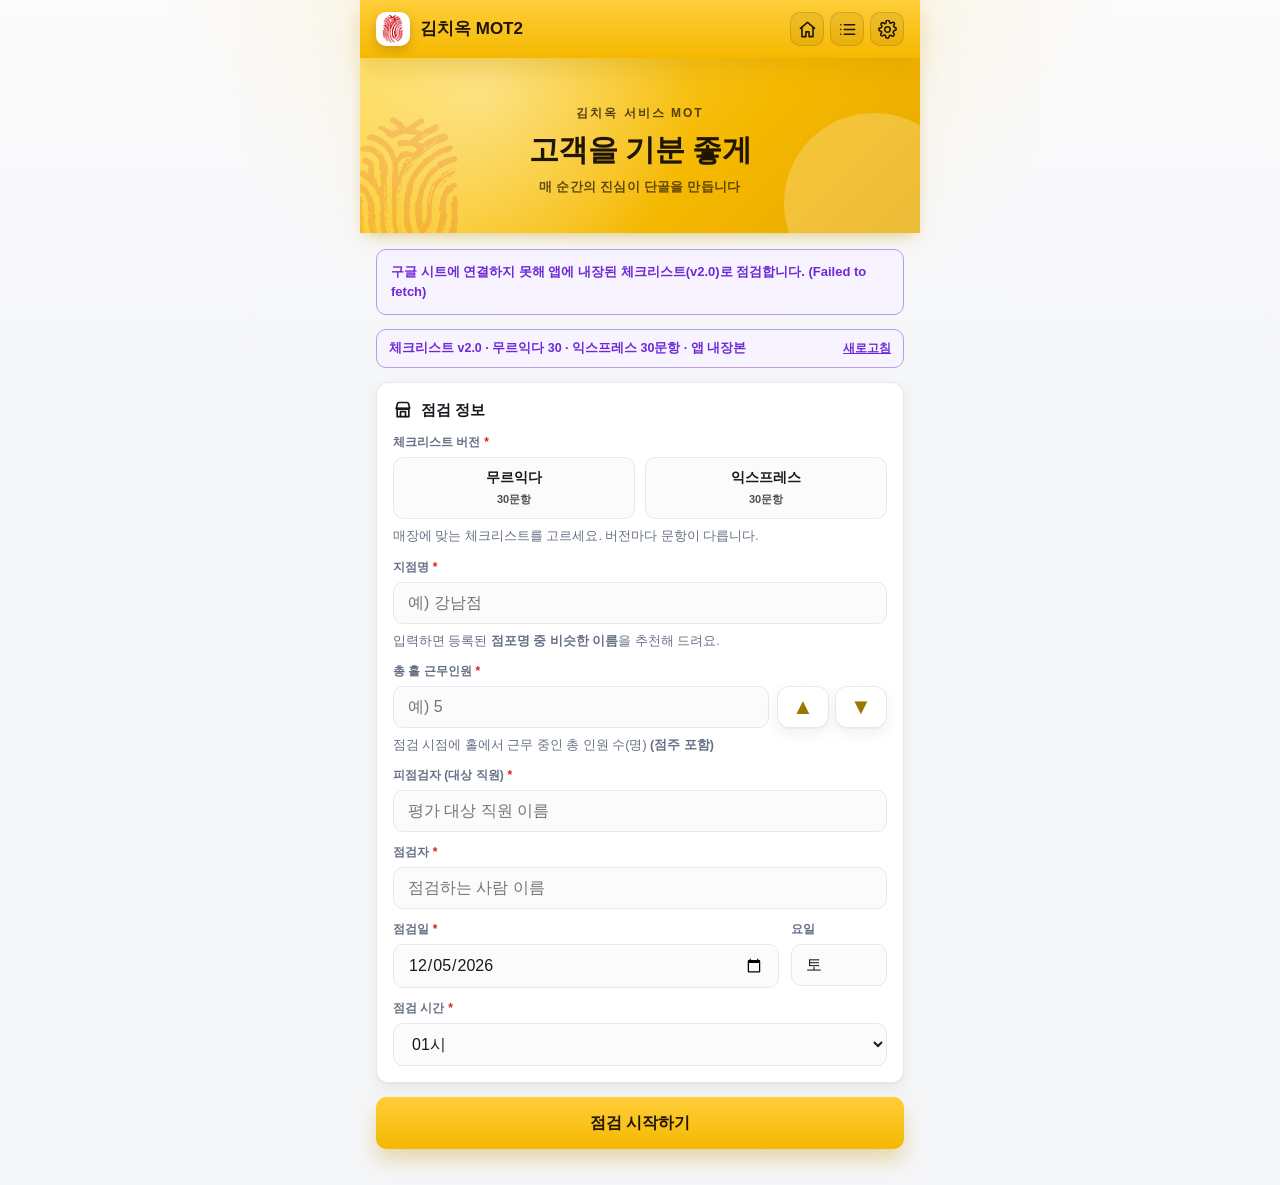
<file: index.html>
<!DOCTYPE html>
<html lang="ko">
<head>
<meta charset="UTF-8" />
<meta name="viewport" content="width=device-width, initial-scale=1.0, maximum-scale=1.0, user-scalable=no, viewport-fit=cover" />
<meta name="theme-color" content="#F5B800" />
<meta name="mobile-web-app-capable" content="yes" />
<meta name="apple-mobile-web-app-capable" content="yes" />
<meta name="apple-mobile-web-app-status-bar-style" content="default" />
<meta name="apple-mobile-web-app-title" content="김치옥 MOT2" />
<title>김치옥 MOT2</title>
<link rel="manifest" href="manifest.webmanifest" />
<link rel="icon" type="image/png" sizes="192x192" href="assets/app-icon-192.png" />
<link rel="apple-touch-icon" href="assets/apple-touch-icon.png" />
<!-- ?v= 는 브라우저 캐시를 갱신하기 위한 표시입니다.
     ⚠️ 코드를 고쳐 배포할 때마다 아래 모든 v 값을 새 버전으로 함께 바꿔 주세요.
        (바꾸지 않으면 직원 휴대폰이 예전 파일을 계속 쓸 수 있습니다) -->
<link rel="stylesheet" href="css/app.css?v=2.0.4" />
</head>
<body>

<svg aria-hidden="true" style="position:absolute;width:0;height:0;overflow:hidden">
  <symbol id="i-home" viewBox="0 0 24 24"><path d="M3 10.5 12 3l9 7.5"/><path d="M5 9.5V21h5v-6h4v6h5V9.5"/></symbol>
  <symbol id="i-list" viewBox="0 0 24 24"><path d="M8 6h13M8 12h13M8 18h13"/><path d="M3.5 6h.01M3.5 12h.01M3.5 18h.01"/></symbol>
  <symbol id="i-settings" viewBox="0 0 24 24"><path d="M12 15.5a3.5 3.5 0 1 0 0-7 3.5 3.5 0 0 0 0 7Z"/><path d="M19.4 15a1.8 1.8 0 0 0 .36 1.98l.05.05a2 2 0 1 1-2.83 2.83l-.05-.05a1.8 1.8 0 0 0-1.98-.36 1.8 1.8 0 0 0-1.09 1.65V21a2 2 0 1 1-4 0v-.1a1.8 1.8 0 0 0-1.09-1.65 1.8 1.8 0 0 0-1.98.36l-.05.05a2 2 0 1 1-2.83-2.83l.05-.05A1.8 1.8 0 0 0 4.6 15a1.8 1.8 0 0 0-1.65-1.09H3a2 2 0 1 1 0-4h.1A1.8 1.8 0 0 0 4.75 8.8a1.8 1.8 0 0 0-.36-1.98l-.05-.05a2 2 0 1 1 2.83-2.83l.05.05a1.8 1.8 0 0 0 1.98.36A1.8 1.8 0 0 0 10.3 2.7V2a2 2 0 1 1 4 0v.1a1.8 1.8 0 0 0 1.09 1.65 1.8 1.8 0 0 0 1.98-.36l.05-.05a2 2 0 1 1 2.83 2.83l-.05.05a1.8 1.8 0 0 0-.36 1.98c.3.66.93 1.1 1.65 1.1H21a2 2 0 1 1 0 4h-.1A1.8 1.8 0 0 0 19.4 15Z"/></symbol>
  <symbol id="i-store" viewBox="0 0 24 24"><path d="M4 10h16l-1.2-5.2A2.3 2.3 0 0 0 16.6 3H7.4a2.3 2.3 0 0 0-2.2 1.8L4 10Z"/><path d="M5 10v10h14V10"/><path d="M9 20v-6h6v6"/><path d="M4 10c.5 1.4 2.5 1.4 3 0 .5 1.4 2.5 1.4 3 0 .5 1.4 2.5 1.4 3 0 .5 1.4 2.5 1.4 3 0 .5 1.4 2.5 1.4 3 0"/></symbol>
  <symbol id="i-shield" viewBox="0 0 24 24"><path d="M12 3 5 6v5.5c0 4.2 2.8 7.8 7 9.5 4.2-1.7 7-5.3 7-9.5V6l-7-3Z"/><path d="m9.5 12 1.8 1.8 3.7-4"/></symbol>
  <symbol id="i-result" viewBox="0 0 24 24"><path d="M4 19V5"/><path d="M8 17V9"/><path d="M12 17V7"/><path d="M16 17v-5"/><path d="M20 17v-3"/><path d="M3 19h18"/></symbol>
  <symbol id="i-send" viewBox="0 0 24 24"><path d="m22 2-7 20-4-9-9-4 20-7Z"/><path d="M22 2 11 13"/></symbol>
  <symbol id="i-download" viewBox="0 0 24 24"><path d="M12 3v12"/><path d="m7 10 5 5 5-5"/><path d="M5 21h14"/></symbol>
  <symbol id="i-note" viewBox="0 0 24 24"><path d="M6 3h9l3 3v15H6V3Z"/><path d="M14 3v4h4"/><path d="M8.5 12h7M8.5 16h5"/></symbol>
  <symbol id="i-alert" viewBox="0 0 24 24"><path d="M12 3 2.8 20h18.4L12 3Z"/><path d="M12 9v5"/><path d="M12 17.5h.01"/></symbol>
  <symbol id="i-refresh" viewBox="0 0 24 24"><path d="M20 11.5A8 8 0 1 1 17.7 6"/><path d="M20 3.5v5h-5"/></symbol>
  <symbol id="i-people" viewBox="0 0 24 24"><path d="M16 20v-1.5a4 4 0 0 0-4-4H6a4 4 0 0 0-4 4V20"/><path d="M9 10.5a3.5 3.5 0 1 0 0-7 3.5 3.5 0 0 0 0 7Z"/><path d="M22 20v-1.5a4 4 0 0 0-3-3.87"/><path d="M16 3.6a4 4 0 0 1 0 7.75"/></symbol>
</svg>

<div class="app">
  <div class="appbar" id="appbar">
    <button class="back" id="backBtn">‹</button>
    <div class="bar-brand">
      <img class="bar-logo" src="assets/kimchiok-mark.png" alt="김치옥" />
      <h1 id="barTitle">김치옥 MOT2</h1>
    </div>
    <div class="app-actions" aria-label="상단 메뉴">
      <button class="icon-btn" data-go="home" title="홈"><span class="icon"><svg><use href="#i-home"></use></svg></span></button>
      <button class="icon-btn" data-go="history" title="점검 이력"><span class="icon"><svg><use href="#i-list"></use></svg></span></button>
      <button class="icon-btn" data-go="settings" title="설정"><span class="icon"><svg><use href="#i-settings"></use></svg></span></button>
    </div>
  </div>

  <!-- ================= 홈 ================= -->
  <section class="screen active" id="screen-home">
    <div class="inapp-warn" id="inappWarn" style="display:none;">
      <span class="ttl">⚠️ 메신저 안에서 열렸어요</span>
      카카오톡 등 메신저 인앱 브라우저에서는 <b>앱 설치가 안 되고, 앱이 제대로 동작하지 않을 수 있어요.</b>
      아래 버튼으로 <b>기본 브라우저(Chrome·Safari)</b>에서 열어주세요.
      <button class="btn" id="openExternalBtn">기본 브라우저로 열기</button>
      <div class="inapp-warn-ios" id="inappWarnIos" style="display:none;">아이폰은 화면 <b>오른쪽 아래(또는 위) 메뉴 → 'Safari로 열기'</b>를 눌러도 돼요.</div>
    </div>
    <div class="hero">
      <span class="hero-eyebrow">김치옥 서비스 MOT</span>
      <h2 class="hero-title">고객을 기분 좋게</h2>
      <p class="hero-sub">매 순간의 진심이 단골을 만듭니다</p>
    </div>

    <div id="homeNotice"></div>
    <div id="editBanner"></div>
    <div class="cl-badge" id="clBadge">체크리스트 불러오는 중…</div>

    <div class="card">
      <h2 class="card-title"><span class="icon"><svg><use href="#i-store"></use></svg></span>점검 정보</h2>
      <label class="field"><span>체크리스트 버전 <i class="req">*</i></span>
        <div class="radio-row" id="f-version"></div>
        <div class="hint" id="versionHint">매장에 맞는 체크리스트를 고르세요. 버전마다 문항이 다릅니다.</div></label>
      <label class="field"><span>지점명 <i class="req">*</i></span>
        <input type="text" id="f-store" placeholder="예) 강남점" autocomplete="off" />
        <div id="storeSuggest" class="store-suggest" style="display:none;"></div>
        <div class="hint">입력하면 등록된 <b>점포명 중 비슷한 이름</b>을 추천해 드려요.</div></label>
      <label class="field"><span>총 홀 근무인원 <i class="req">*</i></span>
        <div class="num-row">
          <input type="number" id="f-staff" class="no-spin" min="0" max="99" inputmode="numeric" placeholder="예) 5" autocomplete="off" />
          <div class="num-step">
            <button type="button" class="num-btn" id="staffUp" aria-label="1 증가">▲</button>
            <button type="button" class="num-btn" id="staffDown" aria-label="1 감소">▼</button>
          </div>
        </div>
        <div class="hint">점검 시점에 홀에서 근무 중인 총 인원 수(명) <b>(점주 포함)</b></div></label>
      <label class="field"><span>피점검자 (대상 직원) <i class="req">*</i></span>
        <input type="text" id="f-target" placeholder="평가 대상 직원 이름" autocomplete="off" /></label>
      <label class="field"><span>점검자 <i class="req">*</i></span>
        <input type="text" id="f-inspector" placeholder="점검하는 사람 이름" autocomplete="off" /></label>
      <div class="btn-row" style="gap:12px;">
        <label class="field" style="flex:1;"><span>점검일 <i class="req">*</i></span>
          <input type="date" id="f-date" /></label>
        <label class="field" style="flex:0 0 96px;"><span>요일</span>
          <input type="text" id="f-weekday" readonly /></label>
      </div>
      <label class="field" style="margin-bottom:0;"><span>점검 시간 <i class="req">*</i></span>
        <select id="f-time"></select></label>
    </div>

    <button class="btn" id="startBtn">점검 시작하기</button>
    <p class="hint" id="resumeHint" style="display:none; text-align:center;"></p>
  </section>

  <!-- ================= 점검 ================= -->
  <section class="screen" id="screen-check">
    <div class="check-sticky">
      <div class="progress-wrap">
        <div class="progress-bar"><i id="progFill"></i></div>
        <div class="progress-meta"><span id="progText">0 / 0 항목</span><span id="progStore"></span></div>
      </div>
      <div class="stagenav" id="stagenav"></div>
    </div>
    <div id="itemList"></div>
    <div class="check-summary" id="checkSummary"></div>
    <button class="btn" id="toRulesBtn"><span class="icon"><svg><use href="#i-shield"></use></svg></span>절대 금지 10계명 점검 →</button>
    <p class="hint" style="text-align:center;">
      점검할 수 없었던 항목은 <b>해당없음</b>으로 표시하세요.
      <b>상황발생시</b> 문항은 그 상황이 실제로 있었을 때만 <b>발생함</b>으로 바꿔 판정하면 됩니다.</p>
  </section>

  <!-- ================= 10계명 ================= -->
  <section class="screen" id="screen-rules">
    <div class="card" style="background:var(--bad-bg); border-color:var(--bad);">
      <h2 style="margin:0;">🚫 절대 금지 행동 10계명</h2>
      <p class="hint" style="margin-top:6px;" id="ruleIntro">발생한 항목만 켜세요. 세부사항을 반드시 기록해 주세요.</p>
    </div>
    <div id="ruleList"></div>
    <label id="rulesAckRow" style="display:flex; align-items:center; gap:10px; padding:14px; margin-top:4px; background:var(--card); border:1px solid var(--line); border-radius:12px; cursor:pointer; font-weight:700;">
      <input type="checkbox" id="rulesAck" style="width:20px; height:20px; flex:none;" />
      <span>위 <b>10계명</b>을 모두 확인했습니다.</span>
    </label>
    <div class="check-summary" id="ruleSummary"></div>
    <div class="btn-row" style="margin-top:8px;">
      <button class="btn ghost" id="backToCheck">← 체크리스트</button>
      <button class="btn" id="toResultBtn" disabled><span class="icon"><svg><use href="#i-result"></use></svg></span>결과 보기 →</button>
    </div>
  </section>

  <!-- ================= 결과 ================= -->
  <section class="screen" id="screen-result">
    <div class="card score-card">
      <div class="score-num" id="r-score">0<small> / 100</small></div>
      <div class="grade" id="r-grade">-</div>
      <p class="cap-note" id="r-capnote" style="display:none;"></p>
      <div class="stat-row">
        <div class="stat"><b id="r-ok" style="color:var(--ok)">0</b><span>○ 이행</span></div>
        <div class="stat"><b id="r-tri" style="color:var(--warn)">0</b><span>△ 미흡</span></div>
        <div class="stat"><b id="r-x" style="color:var(--bad)">0</b><span>✕ 불이행</span></div>
        <div class="stat"><b id="r-na" style="color:var(--sub)">0</b><span>해당없음</span></div>
      </div>
      <div class="calc-line" id="r-calc"></div>
      <div class="rate-box" id="r-rate"></div>
      <div id="r-recheck"></div>
    </div>

    <div class="card">
      <h2 class="card-title"><span class="icon"><svg><use href="#i-people"></use></svg></span>개인 · 매장공통</h2>
      <div class="split-row" id="r-split"></div>
      <p class="hint" style="margin-bottom:0;">매장공통 항목은 홀 전체가 함께 만드는 장면입니다. 점수가 낮으면 개인 교육보다 <b>매장 운영 방식</b>을 먼저 살펴보세요.</p>
    </div>

    <div class="card">
      <h2 class="card-title"><span class="icon"><svg><use href="#i-result"></use></svg></span>단계별 점수</h2>
      <div id="r-stages"></div>
      <div id="r-penalty"></div>
    </div>

    <div class="card" id="r-deduct-card" style="display:none;">
      <h2 class="card-title"><span class="icon"><svg><use href="#i-alert"></use></svg></span>점수가 깎인 항목</h2>
      <ul class="bd-list" id="r-deducts"></ul>
    </div>

    <div class="card">
      <h2 class="card-title"><span class="icon"><svg><use href="#i-note"></use></svg></span>종합 코멘트</h2>
      <textarea id="r-comment" rows="3" placeholder="점검 총평, 개선 요청 사항 등을 적어 주세요"></textarea>
    </div>

    <button class="btn" id="sendBtn"><span class="icon"><svg><use href="#i-send"></use></svg></span>구글 시트로 결과 전송</button>
    <p class="hint" id="sendHint" style="text-align:center;"></p>
    <div class="result-actions">
      <button class="btn secondary" id="csvBtn"><span class="icon"><svg><use href="#i-download"></use></svg></span>CSV 저장</button>
      <button class="btn secondary" id="finishBtn"><span class="icon"><svg><use href="#i-home"></use></svg></span>저장하고 처음으로</button>
    </div>
  </section>

  <!-- ================= 이력 ================= -->
  <section class="screen" id="screen-history">
    <button class="btn secondary" id="onlineHistBtn" style="margin-bottom:12px;">🌐 온라인 점검이력 확인 (구글 시트)</button>
    <div id="onlineHistList" style="display:none;">
      <input type="text" id="onlineSearch" placeholder="🔍 매장명 검색" autocomplete="off" style="margin-bottom:10px;" />
      <div id="onlineHistItems"></div>
    </div>
    <div id="histList"></div>
  </section>

  <!-- ================= 설정 ================= -->
  <section class="screen" id="screen-settings">
    <div class="card">
      <h2 class="card-title"><span class="icon"><svg><use href="#i-home"></use></svg></span>스마트폰·PC에 설치</h2>
      <p class="hint" style="margin-top:0;">이 점검 앱을 <b>스마트폰이나 PC에 설치</b>하면 일반 앱처럼 아이콘으로 바로 실행할 수 있습니다.</p>
      <button class="btn" id="installBtn" style="margin-top:12px;"><span class="icon"><svg><use href="#i-home"></use></svg></span>설치하기</button>
      <div class="hint safe-note">
        🔒 <b>안심하고 설치하세요.</b> 이 앱은 별도의 프로그램을 내려받는 것이 아니라, <b>웹페이지를 아이콘처럼 등록</b>하는 방식입니다.
        스마트폰·PC에 접근하거나 개인정보를 수집하지 않으며, 점검 기록은 <b>이 기기와 회사 구글 시트에만</b> 저장됩니다.
        언제든 아이콘을 삭제하면 완전히 제거됩니다.
      </div>
      <div class="hint shortcut-guide" id="shortcutGuide">
        ⚠️ <b>카카오톡·메신저로 받은 링크</b>는 먼저 <b>Chrome / Safari로 열기</b> 후 진행하세요. (메신저 인앱 브라우저는 설치가 제한됩니다)<br>
        <b>iPhone Safari</b>: 공유 버튼 → 홈 화면에 추가<br>
        <b>Android Chrome</b>: 오른쪽 위 메뉴 → 앱 설치<br>
        <b>PC Chrome·Edge</b>: 주소창 오른쪽 <b>설치 아이콘</b>(⊕) 클릭<br>
        브라우저가 자동 설치를 지원하면 위의 <b>설치하기</b> 버튼으로 바로 설치할 수 있습니다.
      </div>
    </div>
    <div class="card">
      <h2 class="card-title"><span class="icon"><svg><use href="#i-note"></use></svg></span>점검 화면</h2>
      <label class="switch-row">
        <input type="checkbox" id="s-critFold" />
        <span><b>판정 기준을 접어 두기</b><br>
          <span class="hint" style="margin:0;">끄면 문항마다 이행·미흡·불이행 기준이 항상 펼쳐진 채로 보입니다. (기본: 펼침)</span></span>
      </label>
    </div>
    <div class="card">
      <h2 class="card-title"><span class="icon"><svg><use href="#i-list"></use></svg></span>체크리스트</h2>
      <div class="cl-badge" id="clBadge2" style="margin-bottom:12px;">-</div>
      <button class="btn secondary btn-sm" id="reloadClBtn"><span class="icon"><svg><use href="#i-refresh"></use></svg></span>구글 시트에서 다시 불러오기</button>
      <p class="hint">문항·배점·판정 기준은 모두 구글 시트에서 관리합니다. 시트를 고친 뒤 이 버튼을 누르면 즉시 반영됩니다.</p>
      <p class="hint" id="clSheetLink"></p>
    </div>
    <div class="card">
      <h2 class="card-title"><span class="icon"><svg><use href="#i-settings"></use></svg></span>구글 시트 연동</h2>
      <label class="field"><span>Apps Script 배포 URL</span>
        <input type="text" id="s-url" placeholder="https://script.google.com/macros/s/.../exec" autocomplete="off" /></label>
      <div class="btn-row">
        <button class="btn secondary btn-sm" id="saveUrlBtn">저장</button>
        <button class="btn secondary btn-sm" id="testUrlBtn">연결 확인</button>
      </div>
      <p class="hint" id="urlHint">결과 시트 <b>MOT_김치옥_점검결과_V2</b>에 붙인 Apps Script의 배포 주소(.../exec)를 입력하세요.</p>
      <p class="hint" id="resultSheetLink"></p>
    </div>
    <div class="card">
      <h2 class="card-title"><span class="icon"><svg><use href="#i-home"></use></svg></span>앱 정보</h2>
      <p class="hint" style="margin-top:0;">버전 <b id="s-version">-</b> · <button class="crit-toggle" id="openChangelog" style="margin:0;">변경 이력 보기</button></p>
      <button class="btn secondary btn-sm" id="updateAppBtn" style="margin-top:8px;"><span class="icon"><svg><use href="#i-refresh"></use></svg></span>앱 최신 버전 받기</button>
      <p class="hint">화면이 예전 그대로이거나 이상하게 보일 때 누르세요. 앱을 새로 내려받아 다시 시작합니다.</p>
      <button class="btn secondary btn-sm" id="clearCacheBtn" style="margin-top:12px;">저장된 체크리스트 사본 지우기</button>
      <p class="hint">문제가 생겼을 때만 사용하세요. 다음 실행 시 구글 시트에서 새로 받아옵니다.</p>
    </div>
  </section>

  <!-- ================= 변경 이력 ================= -->
  <section class="screen" id="screen-changelog">
    <div id="changelogList"></div>
  </section>
</div>

<div class="toast" id="toast"></div>

<script src="js/config.js?v=2.0.4"></script>
<script src="js/checklist-seed.js?v=2.0.4"></script>
<script src="js/storage.js?v=2.0.4"></script>
<script src="js/api.js?v=2.0.4"></script>
<script src="js/scoring.js?v=2.0.4"></script>
<script src="js/checklist-loader.js?v=2.0.4"></script>
<script src="js/app.js?v=2.0.4"></script>
</body>
</html>
</file>
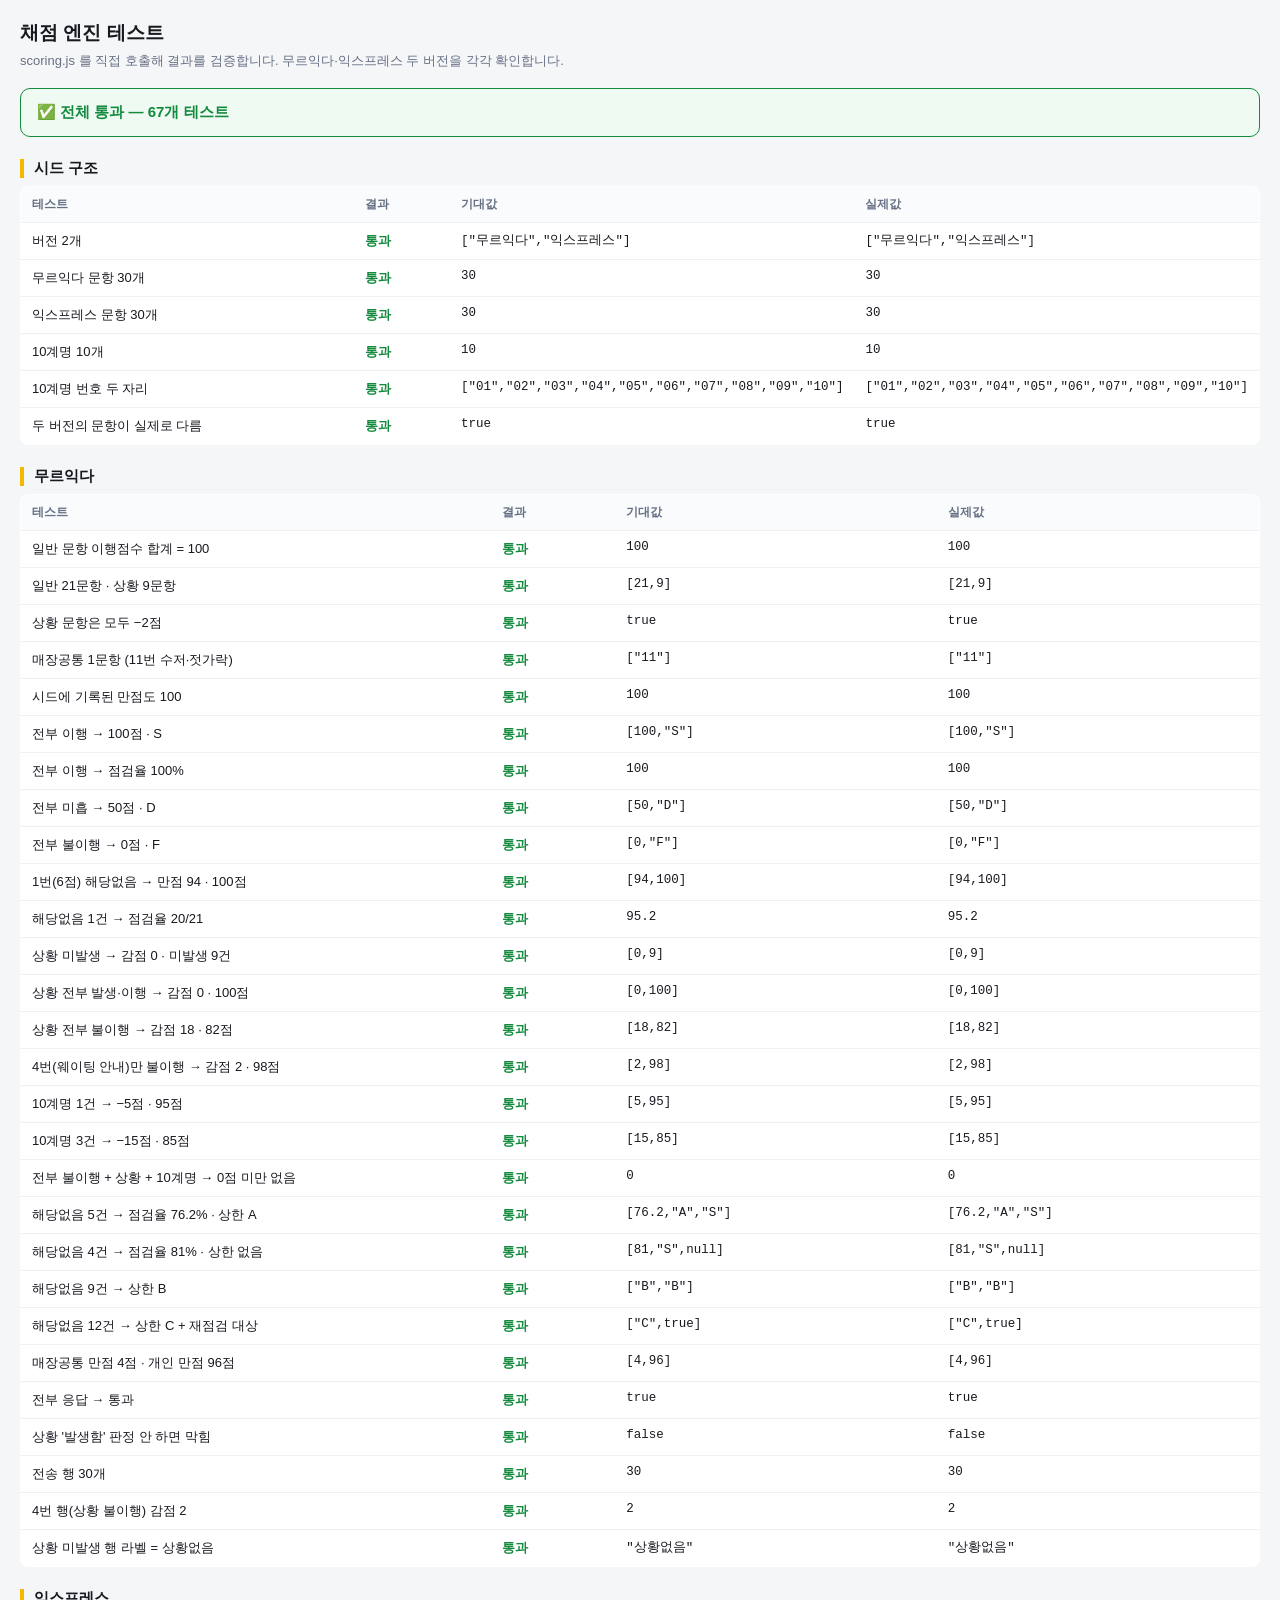
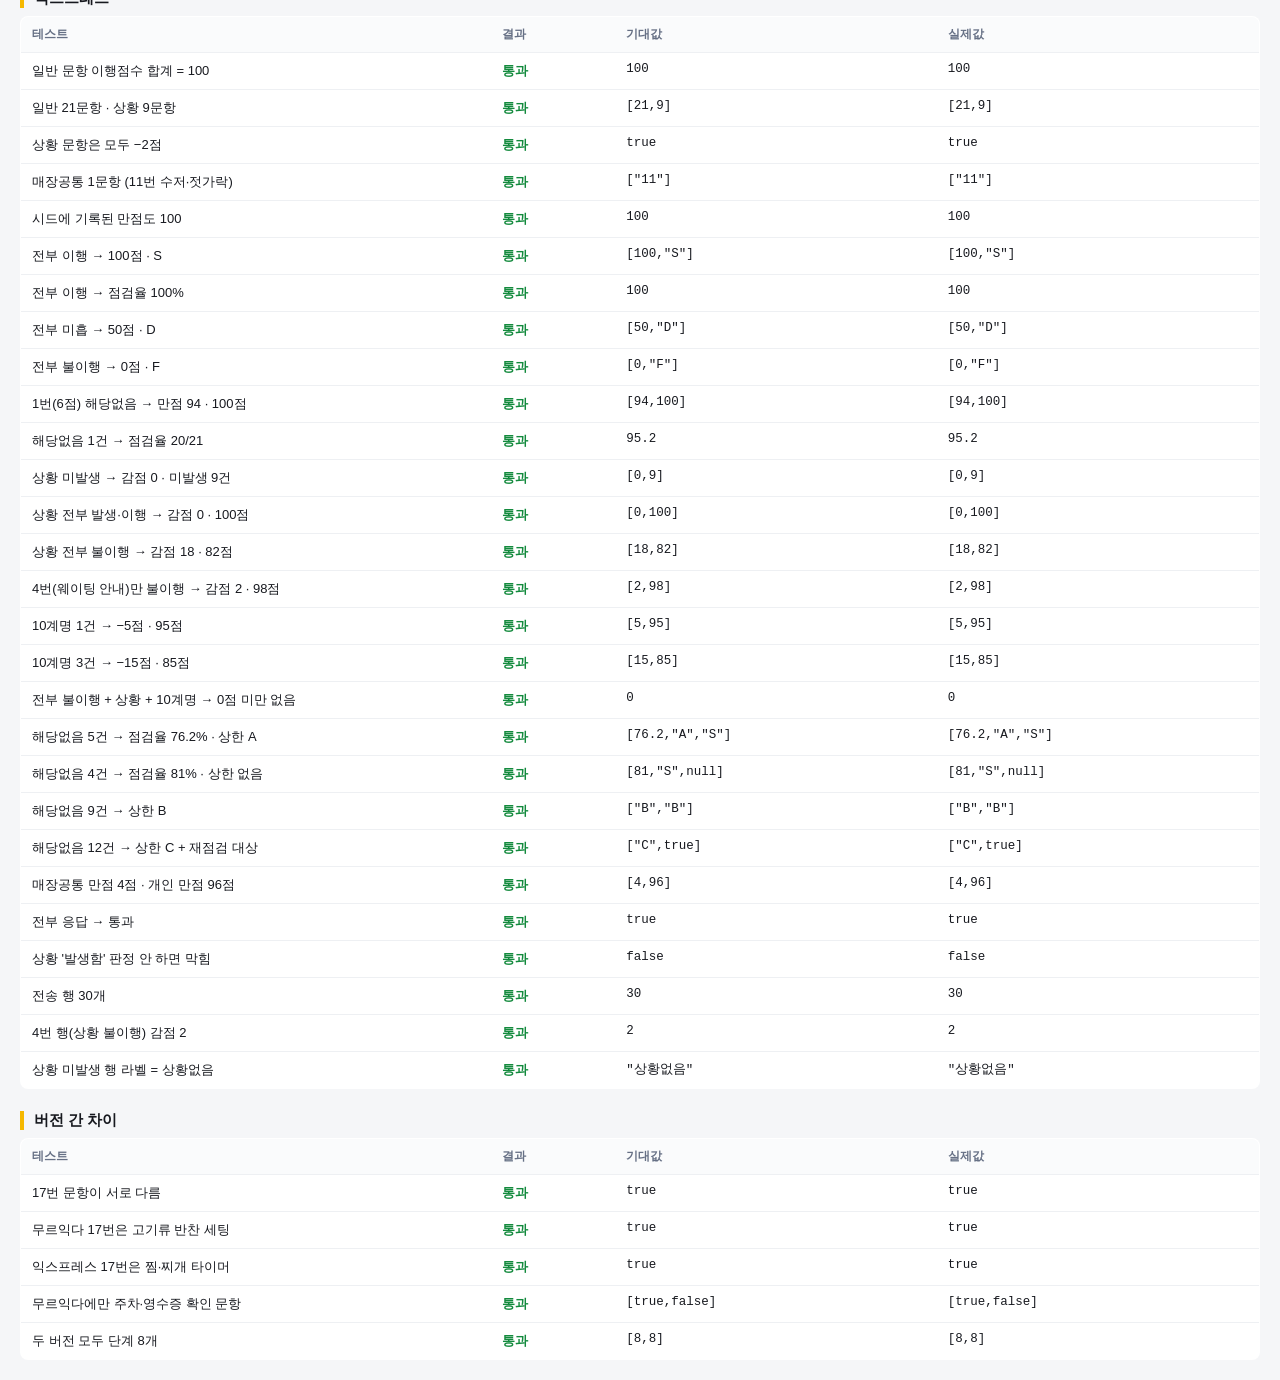
<file: test/scoring.test.html>
<!DOCTYPE html>
<html lang="ko">
<head>
<meta charset="UTF-8" />
<meta name="viewport" content="width=device-width, initial-scale=1" />
<title>채점 엔진 테스트 — 김치옥 MOT V2</title>
<style>
  body{font-family:-apple-system,"Malgun Gothic",sans-serif; margin:0; padding:20px; background:#f5f6f8; color:#17191f; font-size:14px;}
  h1{font-size:19px; margin:0 0 6px;} .sub{color:#667085; font-size:13px; margin:0 0 18px;}
  .sum{padding:14px 16px; border-radius:10px; font-weight:800; margin-bottom:16px; font-size:15px;}
  .sum.pass{background:#eefaf2; color:#138a3d; border:1px solid #138a3d;}
  .sum.fail{background:#fff0f0; color:#d32222; border:1px solid #d32222;}
  h2{font-size:15px; margin:22px 0 8px; padding-left:10px; border-left:4px solid #F5B800;}
  table{border-collapse:collapse; width:100%; background:#fff; border:1px solid #e6e8ed; border-radius:8px; overflow:hidden;}
  th,td{padding:9px 11px; text-align:left; border-bottom:1px solid #eef0f3; font-size:13px; vertical-align:top;}
  th{background:#fafbfc; font-size:12px; color:#667085;}
  tr:last-child td{border-bottom:none;}
  .ok{color:#138a3d; font-weight:800;} .ng{color:#d32222; font-weight:800;}
  td.exp,td.got{font-family:ui-monospace,Consolas,monospace; font-size:12.5px;}
  tr.bad{background:#fff7f7;}
</style>
</head>
<body>
<h1>채점 엔진 테스트</h1>
<p class="sub">scoring.js 를 직접 호출해 결과를 검증합니다. 무르익다·익스프레스 두 버전을 각각 확인합니다.</p>
<div class="sum" id="sum">실행 중…</div>
<div id="out"></div>

<script src="../js/config.js"></script>
<script src="../js/checklist-seed.js"></script>
<script src="../js/scoring.js"></script>
<script>
var S = MOT.scoring, CFG = MOT.config, SEED = MOT.seed;
var groups = [];          // {title, rows:[]}
var cur = null;

function group(title){ cur = { title:title, rows:[] }; groups.push(cur); }
function check(name, expected, actual){
  var exp = JSON.stringify(expected), got = JSON.stringify(actual);
  cur.rows.push({ name:name, pass: exp === got, exp:exp, got:got });
}

/* ---------- 공통 도우미 ---------- */
function answersAll(CL, value){                   // 일반 문항 전체를 같은 값으로
  var a = {};
  CL.items.forEach(function(it){ if (!S.isSituational(it)) a[it.no] = { value:value }; });
  return a;
}
function situAll(CL, value){                      // 상황 문항 전체 발생 + 판정
  var a = {};
  CL.items.forEach(function(it){ if (S.isSituational(it)) a[it.no] = { occurred:true, value:value }; });
  return a;
}
function merge(){
  var out = {};
  for (var i=0;i<arguments.length;i++) for (var k in arguments[i]) out[k] = arguments[i][k];
  return out;
}
function naCount(CL, n){                          // 앞에서 n개를 해당없음으로
  var a = answersAll(CL, "O"), c = 0;
  CL.items.forEach(function(it){
    if (!S.isSituational(it) && c < n){ a[it.no] = { value:"N" }; c++; }
  });
  return a;
}

/* ---------- 시드 구조 ---------- */
group("시드 구조");
check("버전 2개", ["무르익다","익스프레스"], SEED.versionKeys);
check("무르익다 문항 30개", 30, SEED.versions["무르익다"].items.length);
check("익스프레스 문항 30개", 30, SEED.versions["익스프레스"].items.length);
check("10계명 10개", 10, SEED.rules.length);
check("10계명 번호 두 자리", ["01","02","03","04","05","06","07","08","09","10"],
      SEED.rules.map(function(r){ return r.no; }));
check("두 버전의 문항이 실제로 다름", true,
      JSON.stringify(SEED.versions["무르익다"].items) !== JSON.stringify(SEED.versions["익스프레스"].items));

/* ---------- 버전별 채점 ---------- */
SEED.versionKeys.forEach(function(key){
  var CL = { items: SEED.versions[key].items, rules: SEED.rules, stages: SEED.versions[key].stages };
  function run(answers, ruleState){ return S.compute(CL, answers, ruleState || {}, CFG); }

  group(key);

  var normals = CL.items.filter(function(i){ return !S.isSituational(i); });
  var situs   = CL.items.filter(S.isSituational);
  check("일반 문항 이행점수 합계 = 100", 100, normals.reduce(function(s,i){ return s+i.scoreO; }, 0));
  check("일반 21문항 · 상황 9문항", [21, 9], [normals.length, situs.length]);
  check("상황 문항은 모두 −2점", true, situs.every(function(i){ return i.scoreX === -2; }));
  check("매장공통 1문항 (11번 수저·젓가락)", ["11"], CL.items.filter(function(i){ return i.who === "매장공통"; }).map(function(i){ return i.no; }));
  check("시드에 기록된 만점도 100", 100, SEED.versions[key].normalMax);

  var rAllOk = run(answersAll(CL, "O"));
  check("전부 이행 → 100점 · S", [100, "S"], [rAllOk.score, rAllOk.grade]);
  check("전부 이행 → 점검율 100%", 100, Math.round(rAllOk.inspectRate));
  check("전부 미흡 → 50점 · D", [50, "D"], (function(){ var r = run(answersAll(CL,"T")); return [r.score, r.grade]; })());
  check("전부 불이행 → 0점 · F", [0, "F"], (function(){ var r = run(answersAll(CL,"X")); return [r.score, r.grade]; })());

  /* 해당없음 환산 — 1번(6점) 제외 */
  var na1 = answersAll(CL, "O"); na1["1"] = { value:"N" };
  var rNa = run(na1);
  check("1번(6점) 해당없음 → 만점 94 · 100점", [94, 100], [rNa.normalMax, rNa.score]);
  check("해당없음 1건 → 점검율 20/21", 95.2, Math.round(rNa.inspectRate*10)/10);

  /* 상황발생시 */
  check("상황 미발생 → 감점 0 · 미발생 9건", [0, 9],
        (function(){ var r = run(answersAll(CL,"O")); return [r.situPenalty, r.situNotOccurred]; })());
  check("상황 전부 발생·이행 → 감점 0 · 100점", [0, 100],
        (function(){ var r = run(merge(answersAll(CL,"O"), situAll(CL,"O"))); return [r.situPenalty, r.score]; })());
  check("상황 전부 불이행 → 감점 18 · 82점", [18, 82],
        (function(){ var r = run(merge(answersAll(CL,"O"), situAll(CL,"X"))); return [r.situPenalty, r.score]; })());

  var one = merge(answersAll(CL,"O"), {});
  one["4"] = { occurred:true, value:"X" };
  check("4번(웨이팅 안내)만 불이행 → 감점 2 · 98점", [2, 98],
        (function(){ var r = run(one); return [r.situPenalty, r.score]; })());

  /* 10계명 */
  check("10계명 1건 → −5점 · 95점", [5, 95],
        (function(){ var r = run(answersAll(CL,"O"), {"01":{occurred:true}}); return [r.rulePenalty, r.score]; })());
  check("10계명 3건 → −15점 · 85점", [15, 85],
        (function(){ var r = run(answersAll(CL,"O"), {"01":{occurred:true},"07":{occurred:true},"10":{occurred:true}});
                     return [r.rulePenalty, r.score]; })());

  /* 하한 0점 */
  check("전부 불이행 + 상황 + 10계명 → 0점 미만 없음", 0,
        run(merge(answersAll(CL,"X"), situAll(CL,"X")), {"01":{occurred:true},"02":{occurred:true}}).score);

  /* 점검율 · 등급 상한 (일반 21문항 기준) */
  check("해당없음 5건 → 점검율 76.2% · 상한 A", [76.2, "A", "S"],
        (function(){ var r = run(naCount(CL,5)); return [Math.round(r.inspectRate*10)/10, r.grade, r.gradeBeforeCap]; })());
  check("해당없음 4건 → 점검율 81% · 상한 없음", [81, "S", null],
        (function(){ var r = run(naCount(CL,4)); return [Math.round(r.inspectRate*10)/10, r.grade, r.gradeCap]; })());
  check("해당없음 9건 → 상한 B", ["B","B"],
        (function(){ var r = run(naCount(CL,9)); return [r.grade, r.gradeCap]; })());
  check("해당없음 12건 → 상한 C + 재점검 대상", ["C", true],
        (function(){ var r = run(naCount(CL,12)); return [r.grade, r.needsRecheck]; })());

  /* 개인 · 매장공통 */
  check("매장공통 만점 4점 · 개인 만점 96점", [4, 96], [rAllOk.commonMax, rAllOk.personalMax]);

  /* 게이트 */
  check("전부 응답 → 통과", true, S.validate(CL, answersAll(CL,"O")).ok);
  check("상황 '발생함' 판정 안 하면 막힘", false,
        S.validate(CL, merge(answersAll(CL,"O"), {"4":{occurred:true}})).ok);

  /* 전송용 행 */
  var rows = S.itemRows(CL, merge(answersAll(CL,"O"), situAll(CL,"X")));
  check("전송 행 30개", 30, rows.length);
  check("4번 행(상황 불이행) 감점 2", 2, rows.find(function(x){ return x.no==="4"; }).penalty);
  check("상황 미발생 행 라벨 = 상황없음", "상황없음",
        S.itemRows(CL, answersAll(CL,"O")).find(function(x){ return x.no==="4"; }).label);
});

/* ---------- 버전 간 차이 확인 ---------- */
group("버전 간 차이");
var MUR = SEED.versions["무르익다"].items, EXP = SEED.versions["익스프레스"].items;
function textOf(items, no){ var i = items.find(function(x){ return x.no === no; }); return i ? i.text : ""; }
check("17번 문항이 서로 다름", true, textOf(MUR,"17") !== textOf(EXP,"17"));
check("무르익다 17번은 고기류 반찬 세팅", true, textOf(MUR,"17").indexOf("익은지+파김치") >= 0);
check("익스프레스 17번은 찜·찌개 타이머", true, textOf(EXP,"17").indexOf("타이머") >= 0);
check("무르익다에만 주차·영수증 확인 문항", [true, false],
      [MUR.some(function(i){ return i.text.indexOf("주차") >= 0; }),
       EXP.some(function(i){ return i.text.indexOf("주차") >= 0; })]);
check("두 버전 모두 단계 8개", [8, 8],
      [SEED.versions["무르익다"].stages.length, SEED.versions["익스프레스"].stages.length]);

/* ---------- 결과 출력 ---------- */
var all = groups.reduce(function(a,g){ return a.concat(g.rows); }, []);
var pass = all.filter(function(r){ return r.pass; }).length;
var sum = document.getElementById("sum");
sum.className = "sum " + (pass === all.length ? "pass" : "fail");
sum.textContent = pass === all.length
  ? "✅ 전체 통과 — " + all.length + "개 테스트"
  : "❌ 실패 " + (all.length - pass) + "건 / 전체 " + all.length + "개";

document.getElementById("out").innerHTML = groups.map(function(g){
  return '<h2>' + g.title + '</h2>'
    + '<table><thead><tr><th style="width:38%">테스트</th><th style="width:10%">결과</th><th>기대값</th><th>실제값</th></tr></thead><tbody>'
    + g.rows.map(function(r){
        return '<tr class="'+(r.pass?"":"bad")+'"><td>'+r.name+'</td>'
          + '<td class="'+(r.pass?"ok":"ng")+'">'+(r.pass?"통과":"실패")+'</td>'
          + '<td class="exp">'+r.exp+'</td><td class="got">'+r.got+'</td></tr>';
      }).join("")
    + '</tbody></table>';
}).join("");
</script>
</body>
</html>
</file>
<file: css/app.css>
/* ============================================================
   김치옥 MOT 점검 V2 — 스타일

   [색 사용 규칙]
   · 노란 브랜드 배경 위의 글씨는 항상 var(--on-brand) — 진한 갈색
   · 흰 배경 위에서 브랜드색으로 강조할 때는 var(--brand-ink) — 진한 노랑
     (#F5B800 을 흰 바탕에 글자색으로 쓰면 대비가 부족해 읽히지 않습니다)
   · 상황발생시는 보라 축 — 브랜드 노랑과 헷갈리지 않게 분리했습니다
   ============================================================ */

:root{
  --bg:#f5f6f8; --card:#ffffff; --ink:#17191f; --sub:#667085; --line:#e6e8ed;
  --brand:#F5B800; --brand-d:#c79200; --brand-soft:#fff7df; --on-brand:#1f1500; --brand-ink:#9a7700;
  --ok:#138a3d; --ok-bg:#eefaf2; --warn:#c46a00; --warn-bg:#fff6e7; --bad:#d32222; --bad-bg:#fff0f0;
  --gold:#b7791f; --gold-bg:#fff8e6; --nav:#fdfdfd;
  --situ:#6d28d9; --situ-bg:#f7f3ff; --situ-line:#b79ceb;      /* 상황발생시 (보라) */
  --common:#1d63b0; --common-bg:#eaf2fd;                        /* 매장공통 */
  --shadow:0 12px 30px rgba(20,24,32,.08),0 1px 2px rgba(20,24,32,.05);
  --shadow-sm:0 6px 16px rgba(20,24,32,.06),0 1px 1px rgba(20,24,32,.04);
  --radius:12px; --radius-sm:8px;
}
@media (prefers-color-scheme: dark){
  :root{ --bg:#14161b; --card:#20242c; --ink:#f3f4f6; --sub:#a5adba; --line:#343944;
    --brand:#f5b800; --brand-d:#d8a100; --brand-soft:#3a3015; --on-brand:#1f1500; --brand-ink:#f3c63f;
    --ok:#55d782; --ok-bg:#173423; --warn:#f5b642; --warn-bg:#392a13; --bad:#ff7474; --bad-bg:#3c1b1b;
    --gold:#f0c35c; --gold-bg:#352b13; --nav:#1b1e25;
    --situ:#c4b5fd; --situ-bg:#241b3d; --situ-line:#5b4a8a;
    --common:#7fb2f0; --common-bg:#182a41; }
}

*{box-sizing:border-box; -webkit-tap-highlight-color:transparent;}
html,body{margin:0;padding:0;}
body{
  font-family:-apple-system,BlinkMacSystemFont,"Apple SD Gothic Neo","Malgun Gothic","맑은 고딕",Roboto,"Noto Sans KR",sans-serif;
  background:
    radial-gradient(circle at 50% -12%, rgba(245,184,0,.20), transparent 34%),
    linear-gradient(180deg,#fbfbfc 0%,var(--bg) 34%,var(--bg) 100%);
  color:var(--ink); line-height:1.5; -webkit-font-smoothing:antialiased; font-size:16px;
  padding-bottom:env(safe-area-inset-bottom);
  /* 한글은 어절 단위로 줄바꿈 — 낱글자가 쪼개지지 않게 */
  word-break:keep-all; overflow-wrap:break-word;
}
.app{max-width:560px; margin:0 auto; min-height:100vh; position:relative;
  background:linear-gradient(180deg,rgba(255,255,255,.55),rgba(255,255,255,0) 260px);}

/* ---------- 상단바 ---------- */
.appbar{
  position:sticky; top:0; z-index:50; color:var(--on-brand);
  padding:calc(env(safe-area-inset-top) + 12px) 16px 12px; display:flex; align-items:center; gap:10px;
  background:linear-gradient(180deg,#ffce3a,var(--brand)); box-shadow:0 10px 24px rgba(197,148,0,.28);
}
/* 홈 화면에서는 자리까지 비워 제목이 잘리지 않게 합니다 (visibility 대신 display) */
.appbar .back{width:32px; height:32px; font-size:26px; background:rgba(0,0,0,.06); border:1px solid rgba(0,0,0,.12);
  border-radius:9px; color:var(--on-brand); padding:0; cursor:pointer; line-height:1; display:none;}
.appbar.has-back .back{display:block;}
.bar-brand{display:flex; align-items:center; gap:10px; min-width:0; flex:1;}
.bar-logo{width:34px; height:34px; border-radius:10px; background:#fff; padding:3px; object-fit:contain; box-shadow:0 4px 12px rgba(0,0,0,.18);}
.appbar h1{font-size:17px; font-weight:800; margin:0; flex:1; overflow:hidden; text-overflow:ellipsis; white-space:nowrap;}
.app-actions{display:flex; align-items:center; gap:6px; flex:0 0 auto;}
.icon-btn{width:34px; height:34px; display:inline-flex; align-items:center; justify-content:center; color:var(--on-brand);
  background:rgba(0,0,0,.06); border:1px solid rgba(0,0,0,.12); border-radius:10px; cursor:pointer; padding:0; font-family:inherit;}
.icon-btn .icon{width:19px; height:19px;}
.icon-btn:active{transform:scale(.96);}

.screen{display:none; padding:16px 16px 36px; animation:fade .18s ease;}
.screen.active{display:block;}
@keyframes fade{from{opacity:0; transform:translateY(4px);} to{opacity:1; transform:none;}}

/* ---------- 공통 요소 ---------- */
.card{background:var(--card); border:1px solid var(--line); border-radius:var(--radius); padding:16px; margin-bottom:14px; box-shadow:var(--shadow-sm);}
.card h2{font-size:15px; margin:0 0 12px;}
.card-title{display:flex; align-items:center; gap:8px;}
.icon{display:inline-flex; width:20px; height:20px; align-items:center; justify-content:center; color:currentColor; flex:0 0 auto;}
.icon svg{display:block; width:100%; height:100%; stroke:currentColor; fill:none; stroke-width:2; stroke-linecap:round; stroke-linejoin:round;}

/* 히어로 — 사진 대신 브랜드 노랑 그라데이션 + 김치옥 마크 워터마크 */
.hero{position:relative; overflow:hidden; margin:-16px -16px 16px; padding:42px 22px 36px; text-align:center; color:var(--on-brand);
  background:
    radial-gradient(circle at 22% 18%, rgba(255,255,255,.38), transparent 46%),
    linear-gradient(135deg,#ffdc54 0%, var(--brand) 62%, #e7a800 100%);
  box-shadow:0 6px 16px -6px rgba(197,148,0,.55);}
.hero::before{content:""; position:absolute; left:-26px; bottom:-34px; width:150px; height:150px;
  background:url("../assets/kimchiok-mark.png") center/contain no-repeat; opacity:.13; pointer-events:none;}
.hero::after{content:""; position:absolute; right:-44px; bottom:-60px; width:180px; height:180px; border-radius:50%; background:rgba(255,255,255,.22);}
.hero-eyebrow{position:relative; display:inline-block; font-size:12px; font-weight:800; letter-spacing:2px; opacity:.75; margin:0 0 10px;}
.hero-title{position:relative; margin:0; font-size:30px; font-weight:900; letter-spacing:-.5px; line-height:1.2;}
.hero-sub{position:relative; margin:10px 0 0; font-size:12.5px; opacity:.7; letter-spacing:.3px; font-weight:600;}

label.field{display:block; margin-bottom:11px;}
label.field:last-child{margin-bottom:0;}
.field > span{display:block; font-size:12px; color:var(--sub); margin-bottom:6px; font-weight:800;}
input[type=text], input[type=date], input[type=number], textarea, select{
  width:100%; padding:11px 14px; border:1px solid var(--line); border-radius:10px;
  background:#fbfbfc; color:var(--ink); font-size:16px; font-family:inherit; box-shadow:inset 0 1px 0 rgba(255,255,255,.7);}
textarea{resize:vertical; min-height:60px;}
input:focus,textarea:focus,select:focus{outline:2px solid rgba(245,184,0,.38); border-color:var(--brand); background:#fff;}
.req{color:var(--bad);}
.hint{font-size:12.5px; color:var(--sub); margin-top:8px; line-height:1.55;}

.chips{display:flex; flex-wrap:wrap; gap:8px;}
.chip{padding:9px 13px; border:1px solid var(--line); border-radius:10px; background:#fbfbfc; color:var(--ink);
  font-size:14px; font-weight:700; cursor:pointer; user-select:none; transition:.12s; text-align:center;}
.chip.on{background:linear-gradient(180deg,#ffce3a,var(--brand)); border-color:var(--brand); color:var(--on-brand); font-weight:800; box-shadow:0 7px 14px rgba(197,148,0,.30);}
.radio-row{display:flex; gap:10px;}
.radio-row .chip{flex:1;}
/* 이력 수정 중에는 버전을 바꿀 수 없습니다 */
.radio-row.locked .chip{opacity:.55; cursor:not-allowed;}
.radio-row.locked .chip.on{opacity:1;}

.btn{display:flex; align-items:center; justify-content:center; gap:8px; width:100%; padding:16px; border:none; border-radius:10px;
  background:linear-gradient(180deg,#ffce3a,var(--brand)); color:var(--on-brand); font-size:16px; font-weight:850; cursor:pointer;
  font-family:inherit; transition:.12s; box-shadow:0 12px 20px rgba(197,148,0,.30);
  white-space:nowrap; line-height:1.25;}
.btn:active{transform:scale(.985);}
.btn.secondary{background:var(--card); color:var(--ink); border:1px solid var(--line); box-shadow:var(--shadow-sm);}
.btn.ghost{background:#fff; color:var(--brand-ink); border:1px solid rgba(197,148,0,.5); box-shadow:none;}
.btn:disabled{opacity:.5; cursor:not-allowed;}
.btn-row{display:flex; gap:10px;}
.btn-row .btn{margin:0; min-width:0;}
/* 결과 화면 하단 버튼 — 글자가 길어 좁은 화면에서 잘리지 않도록 세로로 쌓습니다 */
.result-actions{display:flex; flex-direction:column; gap:10px; margin-top:10px;}
.btn-sm{padding:10px 12px; font-size:13.5px; border-radius:9px; box-shadow:none;}

.num-row{display:flex; gap:8px; align-items:stretch;}
.num-row input{flex:1;}
input[type=number].no-spin{-moz-appearance:textfield;}
input[type=number].no-spin::-webkit-outer-spin-button,input[type=number].no-spin::-webkit-inner-spin-button{-webkit-appearance:none; margin:0;}
.num-step{display:flex; gap:6px; flex:0 0 auto;}
.num-btn{width:52px; border:1px solid var(--line); border-radius:12px; background:var(--card); color:var(--brand-ink); font-size:22px;
  font-weight:900; line-height:1; cursor:pointer; font-family:inherit; display:flex; align-items:center; justify-content:center; user-select:none; box-shadow:var(--shadow-sm);}
.num-btn:active{background:var(--brand); color:var(--on-brand); border-color:var(--brand);}

/* ---------- 체크리스트 상태 배너 ---------- */
.cl-badge{display:flex; align-items:center; gap:8px; justify-content:center; margin:0 0 14px; padding:9px 12px;
  border-radius:10px; font-size:12.5px; font-weight:700; border:1px solid var(--line); background:var(--card); color:var(--sub);}
.cl-badge.ok{border-color:rgba(19,138,61,.28); background:var(--ok-bg); color:var(--ok);}
.cl-badge.warn{border-color:var(--situ-line); background:var(--situ-bg); color:var(--situ);}
.cl-badge.error{border-color:var(--bad); background:var(--bad-bg); color:var(--bad);}
.cl-badge button{margin-left:auto; flex:0 0 auto; background:none; border:none; color:inherit; font:inherit; font-size:12px;
  font-weight:800; text-decoration:underline; cursor:pointer; padding:0;}
.notice{margin:0 0 14px; padding:12px 14px; border-radius:10px; font-size:13px; line-height:1.55; font-weight:600; border:1px solid var(--line); background:var(--card);}
.notice.info{border-color:rgba(29,99,176,.3); background:var(--common-bg); color:var(--common);}
.notice.warn{border-color:var(--situ-line); background:var(--situ-bg); color:var(--situ);}
.notice.error{border-color:var(--bad); background:var(--bad-bg); color:var(--bad);}
.notice .btn{margin-top:10px; padding:10px; font-size:13.5px;}
.edit-banner{margin:0 0 14px; padding:12px 14px; border-radius:10px; font-size:13px; line-height:1.55;
  border:1px solid var(--brand); background:var(--brand-soft); color:var(--brand-ink); font-weight:700;}
@media (prefers-color-scheme: dark){ .edit-banner{color:var(--brand-ink);} }

/* ---------- 진행바 · 단계 이동 ---------- */
.check-sticky{position:sticky; top:var(--appbar-h, 52px); z-index:30; background:rgba(245,246,248,.94);
  backdrop-filter:blur(14px); margin:0 -16px; padding:10px 16px 6px; box-shadow:0 8px 18px -14px rgba(0,0,0,.3);}
.progress-wrap{margin:0 0 10px;}
.progress-bar{height:10px; background:#e9ebef; border-radius:999px; overflow:hidden;}
.progress-bar > i{display:block; height:100%; background:linear-gradient(90deg,var(--brand),#ef6a35); width:0; transition:width .25s;}
.progress-meta{display:flex; justify-content:space-between; font-size:12px; color:var(--sub); margin-top:6px;}
.stagenav{display:flex; gap:7px; overflow-x:auto; padding:2px 0 10px; -webkit-overflow-scrolling:touch;}
.stagenav::-webkit-scrollbar{display:none;}
.stagenav .snav{flex:0 0 auto; padding:8px 12px; border-radius:999px; background:var(--card); border:1px solid var(--line);
  font-size:13px; font-weight:800; color:var(--sub); cursor:pointer; white-space:nowrap; box-shadow:0 3px 8px rgba(20,24,32,.04);}
.stagenav .snav.done{border-color:rgba(19,138,61,.25); background:var(--ok-bg); color:var(--ok);}
.stage-head{display:flex; align-items:center; gap:8px; margin:22px 2px 10px; font-size:15px; font-weight:900;}
.stage-head .stcount{font-size:12px; font-weight:600; color:var(--sub);}
.stage-head:first-of-type{margin-top:4px;}

/* ---------- 문항 카드 ---------- */
.item{background:var(--card); border:1px solid var(--line); border-radius:12px; padding:14px; margin-bottom:10px; box-shadow:var(--shadow-sm);}
.item.answered{border-color:rgba(19,138,61,.24); box-shadow:0 0 0 1px rgba(19,138,61,.08),var(--shadow-sm);}
.item.flag-T{border-color:rgba(196,106,0,.32);}
.item.flag-X{border-color:rgba(211,34,34,.35);}
.item.flag-N{border-color:var(--line); opacity:.62;}
.item-top{display:flex; gap:8px; align-items:flex-start; margin-bottom:10px; flex-wrap:wrap;}
.item-no{font-size:12px; font-weight:900; color:var(--on-brand); background:linear-gradient(180deg,#ffce3a,var(--brand)); border-radius:8px;
  padding:3px 7px; flex:0 0 auto; min-width:30px; text-align:center;}
.item-text{font-size:14.5px; line-height:1.55; flex:1 1 100%; font-weight:650; order:3;}
.tag{font-size:10px; font-weight:800; padding:3px 7px; border-radius:6px; flex:0 0 auto; letter-spacing:.3px;}
.tag-common{background:var(--common-bg); color:var(--common);}
.tag-situ{background:var(--situ-bg); color:var(--situ); border:1px solid var(--situ-line);}

/* 상황발생시 문항 */
.item.situ{background:var(--situ-bg); border-left:4px solid var(--situ-line);}
.item.situ .item-no{background:linear-gradient(180deg,#8b5cf6,var(--situ));}
.item.situ.occurred{background:var(--card);}
.occur-row{display:flex; gap:8px; margin-bottom:10px;}
.occur{flex:1; padding:11px 6px; border:1px solid var(--line); border-radius:10px; background:#fff; color:var(--sub);
  font-size:13.5px; font-weight:800; cursor:pointer; font-family:inherit; transition:.1s;}
.occur.on{background:var(--situ); border-color:var(--situ); color:#fff; box-shadow:0 4px 10px rgba(109,40,217,.22);}
.occur.on.off-state{background:var(--ink); border-color:var(--ink); color:var(--bg); box-shadow:none;}
.situ-guide{font-size:12px; color:var(--situ); font-weight:700; margin:0 0 8px;}

/* 판정 버튼 */
.ans-row{display:flex; gap:8px;}
.ans{flex:1; min-height:64px; padding:10px 4px; border:1px solid var(--line); border-radius:10px; background:#fff; color:var(--ink);
  font-size:14px; font-weight:800; cursor:pointer; text-align:center; transition:.1s; font-family:inherit;}
.ans .sym{font-size:23px; display:block; line-height:1.08;}
.ans .lbl{font-size:11px; font-weight:600; color:var(--sub); display:block;}
.ans .pt{font-size:10.5px; font-weight:800; color:var(--sub); display:block; margin-top:1px;}
.ans.sel-O{background:var(--ok-bg); border-color:var(--ok); color:var(--ok);}
.ans.sel-T{background:var(--warn-bg); border-color:var(--warn); color:var(--warn);}
.ans.sel-X{background:var(--bad-bg); border-color:var(--bad); color:var(--bad);}
.ans.sel-O .lbl,.ans.sel-T .lbl,.ans.sel-X .lbl,.ans.sel-O .pt,.ans.sel-T .pt,.ans.sel-X .pt{color:inherit;}
.ans:disabled{opacity:.4; cursor:not-allowed;}
.na-btn{margin-top:8px; width:100%; padding:9px; border:1px dashed var(--line); border-radius:10px; background:#fff; color:var(--sub);
  font-size:12.5px; font-weight:800; cursor:pointer; font-family:inherit;}
.na-btn.on{background:var(--ink); color:var(--bg); border-style:solid; border-color:var(--ink);}

/* 판정 기준 아코디언 */
.switch-row{display:flex; align-items:flex-start; gap:11px; cursor:pointer; font-size:14px; line-height:1.5;}
.switch-row input{width:22px; height:22px; flex:0 0 auto; margin:1px 0 0; accent-color:var(--brand);}

.crit-toggle{margin-top:10px; font-size:12.5px; color:var(--brand-ink); background:none; border:none; padding:4px 0; cursor:pointer;
  font-weight:700; display:inline-flex; align-items:center; gap:5px; font-family:inherit;}
.crit-box{display:none; margin-top:8px; border:1px solid var(--line); border-radius:10px; overflow:hidden;}
.crit-box.open{display:block;}
.crit-row{display:flex; gap:8px; padding:9px 11px; font-size:12.5px; line-height:1.5; border-top:1px solid var(--line); background:var(--bg);}
.crit-row:first-child{border-top:none;}
.crit-row b{flex:0 0 62px; font-weight:800;}
.crit-row.o b{color:var(--ok);} .crit-row.t b{color:var(--warn);} .crit-row.x b{color:var(--bad);}
.crit-row span{flex:1; color:var(--ink);}

.note-toggle{margin-top:6px; font-size:12.5px; color:var(--brand-ink); background:none; border:none; padding:4px 0; cursor:pointer;
  font-weight:700; display:inline-flex; align-items:center; gap:5px; font-family:inherit;}
.note-toggle .icon{width:16px; height:16px;}
.note-box{margin-top:8px; display:none;}
.note-box.open{display:block;}
.item-foot{display:flex; gap:14px; align-items:center; flex-wrap:wrap;}

/* ---------- 10계명 ---------- */
.rule{background:var(--card); border:1px solid var(--line); border-radius:12px; padding:14px; margin-bottom:10px; box-shadow:var(--shadow-sm);}
.rule.on{border-color:var(--bad); background:var(--bad-bg);}
.rule-head{display:flex; align-items:center; gap:10px;}
.rule-no{font-size:12px; font-weight:800; color:#fff; background:var(--bad); border-radius:8px; padding:4px 8px;}
.rule-key{font-weight:800; font-size:15px;}
.rule-desc{font-size:13px; color:var(--sub); margin-top:6px;}
.switch{margin-left:auto; flex:0 0 auto; width:52px; height:30px; border-radius:99px; background:var(--line); position:relative; cursor:pointer; transition:.15s;}
.switch > i{position:absolute; top:3px; left:3px; width:24px; height:24px; border-radius:50%; background:#fff; transition:.15s; box-shadow:0 1px 3px rgba(0,0,0,.3);}
.switch.on{background:var(--bad);}
.switch.on > i{left:25px;}

/* ---------- 결과 ---------- */
.score-card{text-align:center; padding:26px 16px; position:relative; overflow:hidden;}
.score-card:after{content:""; position:absolute; right:-42px; bottom:-58px; width:170px; height:170px;
  background:url("../assets/kimchiok-mark.png") center/contain no-repeat; opacity:.045; pointer-events:none;}
.score-num{font-size:64px; font-weight:950; line-height:1; color:var(--brand-ink);}
.score-num small{font-size:22px; font-weight:700; color:var(--sub);}
.grade{display:inline-block; margin-top:10px; padding:6px 18px; border-radius:99px; font-size:18px; font-weight:900; letter-spacing:1px;}
.grade-S{background:var(--ok-bg); color:var(--ok);} .grade-A{background:var(--common-bg); color:var(--common);}
.grade-B{background:var(--gold-bg); color:var(--gold);} .grade-C{background:var(--warn-bg); color:var(--warn);}
.grade-D{background:var(--bad-bg); color:var(--bad);} .grade-F{background:var(--bad); color:#fff;}
.stat-row{display:flex; gap:8px; margin-top:18px;}
.stat{flex:1; background:#fbfbfc; border:1px solid var(--line); border-radius:10px; padding:10px 6px;}
.stat b{display:block; font-size:20px;} .stat span{font-size:11px; color:var(--sub);}
.calc-line{margin:14px 0 0; padding:12px; border:1px dashed var(--line); border-radius:10px; background:var(--bg);
  font-size:12.5px; color:var(--sub); line-height:1.7; text-align:left;}
.calc-line b{color:var(--ink);}
.calc-line .minus{color:var(--bad);}
.rate-box{margin-top:16px; padding-top:14px; border-top:1px solid var(--line);}
.rate-line{display:flex; align-items:baseline; justify-content:center; gap:10px;}
.rate-label{font-size:13px; font-weight:800; color:var(--sub);}
.rate-value{font-size:21px; font-weight:900; color:var(--ink); line-height:1;}
.rate-sub{margin-top:6px; font-size:12px; color:var(--sub); line-height:1.5;}
.cap-note{margin:9px 0 0; font-size:12.5px; font-weight:800; color:var(--warn); line-height:1.5;}
.recheck-warn{margin-top:12px; padding:10px 12px; border:1px solid var(--bad); background:var(--bad-bg); color:var(--bad);
  border-radius:10px; font-size:13px; font-weight:800; line-height:1.5;}

.split-row{display:flex; gap:10px;}
.split{flex:1; border:1px solid var(--line); border-radius:10px; padding:12px; background:#fbfbfc;}
.split .sp-label{font-size:11.5px; font-weight:800; color:var(--sub); display:flex; align-items:center; gap:6px;}
.split .sp-val{font-size:19px; font-weight:900; margin-top:5px;}
.split .sp-val small{font-size:12px; color:var(--sub); font-weight:700;}
.split.common .sp-label{color:var(--common);}

.stage-score{display:flex; align-items:center; gap:10px; padding:10px 0; border-bottom:1px solid var(--line); font-size:14px;}
.stage-score:last-child{border-bottom:none;}
.stage-score .st-name{flex:0 0 88px; font-weight:700;}
.stage-score .st-bar{flex:1; height:8px; background:#e9ebef; border-radius:99px; overflow:hidden;}
.stage-score .st-bar i{display:block; height:100%; background:linear-gradient(90deg,var(--ok),#5ac47f); width:0;}
.stage-score .st-bar.low i{background:linear-gradient(90deg,var(--bad),#ef6a35);}
.stage-score .st-bar.mid i{background:linear-gradient(90deg,var(--warn),#f0b352);}
.stage-score .st-val{flex:0 0 auto; font-size:13px; font-weight:800; min-width:64px; text-align:right;}
.stage-score .st-val.na{color:var(--sub); font-weight:600;}
.stage-score .st-val.pen{color:var(--situ);}
.stage-score .st-pen{flex:0 0 auto; font-size:12px; font-weight:800; color:var(--situ);}

.pen-block{margin-top:12px; padding:12px 14px; border:1px solid var(--situ-line); background:var(--situ-bg); border-radius:10px;}
.pen-block .pb-title{font-size:13px; font-weight:800; color:var(--situ); display:flex; justify-content:space-between; gap:10px;}
.pen-block ul{margin:8px 0 0; padding-left:18px;}
.pen-block li{font-size:12.5px; line-height:1.55; margin:4px 0;}
.rule-block{margin-top:10px; padding:12px 14px; border:1px solid var(--bad); background:var(--bad-bg); border-radius:10px;}
.rule-block .pb-title{font-size:13px; font-weight:800; color:var(--bad); display:flex; justify-content:space-between; gap:10px;}
.rule-block ul{margin:8px 0 0; padding-left:18px;}
.rule-block li{font-size:12.5px; line-height:1.55; margin:4px 0;}

.bd-list{margin:0; padding:0; list-style:none;}
.bd-item{display:flex; gap:10px; padding:11px 0; border-bottom:1px solid var(--line); font-size:13.5px; align-items:flex-start;}
.bd-item:last-child{border-bottom:none;}
.bd-flag{flex:0 0 auto; font-size:11px; font-weight:800; padding:3px 7px; border-radius:6px; white-space:nowrap;}
.bd-flag.T{background:var(--warn-bg); color:var(--warn);} .bd-flag.X{background:var(--bad-bg); color:var(--bad);}
.bd-flag.R{background:var(--bad); color:#fff;} .bd-flag.S{background:var(--situ-bg); color:var(--situ); border:1px solid var(--situ-line);}

/* ---------- 이력 ---------- */
.hist{background:var(--card); border:1px solid var(--line); border-radius:12px; padding:14px; margin-bottom:10px; box-shadow:var(--shadow-sm);}
.hist-top{display:flex; justify-content:space-between; align-items:center; margin-bottom:4px; gap:8px;}
.hist-store{font-weight:800; font-size:15px;}
.hist-meta{font-size:12px; color:var(--sub);}
.hist-score-row{display:flex; align-items:center; gap:12px; margin-top:11px; flex-wrap:wrap;}
.hist-score{margin:0; padding:5px 14px; font-size:14.5px; letter-spacing:0;}
/* 이력 카드 버튼 — 화면 폭에 맞춰 자동으로 줄을 나누고, 버튼 안 글자는 쪼개지 않음 */
.hist-actions{display:grid; grid-template-columns:repeat(auto-fit,minmax(104px,1fr)); gap:8px; margin-top:11px;}
.hist-actions .btn{padding:11px 8px; font-size:13.5px; border-radius:9px; box-shadow:none; gap:5px;}
.hist-actions .btn .icon{width:16px; height:16px;}
.badge{font-size:11px; font-weight:700; padding:3px 8px; border-radius:99px;}
.badge.sent{background:var(--ok-bg); color:var(--ok);} .badge.unsent{background:var(--warn-bg); color:var(--warn);}
.badge.brand{background:var(--brand-soft); color:var(--brand-ink);}
/* 목록이 비었을 때 안내 — 이름이 흔해 다른 요소에 잘못 적용되지 않도록 empty-state 로 씁니다 */
.empty-state{text-align:center; color:var(--sub); padding:50px 20px; font-size:14px;}
.empty-state .big{font-size:40px; margin-bottom:10px; display:flex; justify-content:center;}
.empty-state .big .icon{width:42px; height:42px;}

.store-suggest{margin-top:6px; border:1px solid var(--line); border-radius:10px; overflow:hidden; background:var(--card); box-shadow:var(--shadow-sm);}
.store-suggest .ss-item{padding:12px 14px; font-size:14.5px; font-weight:700; color:var(--ink); cursor:pointer; border-top:1px solid var(--line);
  display:flex; justify-content:space-between; align-items:center; gap:8px;}
.store-suggest .ss-item:first-child{border-top:none;}
.store-suggest .ss-item:active,.store-suggest .ss-item:hover{background:var(--bg);}
.store-suggest .ss-sim{font-size:11px; font-weight:800; color:var(--sub); flex:0 0 auto;}

/* 설치 안내 · 메신저 인앱 브라우저 경고 */
.safe-note{margin-top:12px; padding:12px; border-radius:10px; background:var(--ok-bg); border:1px solid var(--ok); color:var(--ink);}
.shortcut-guide{margin-top:12px; padding:12px; border-radius:10px; background:var(--bg); border:1px solid var(--line); line-height:1.7;}
.inapp-warn{background:var(--bad-bg); border:1px solid var(--bad); border-radius:14px; padding:14px 16px; margin-bottom:14px;
  font-size:13px; line-height:1.55; color:var(--ink); box-shadow:var(--shadow);}
.inapp-warn .ttl{color:var(--bad); font-weight:800; font-size:14px; display:block; margin-bottom:4px;}
.inapp-warn .btn{background:var(--bad); color:#fff; margin-top:10px; box-shadow:none;}
.inapp-warn-ios{margin-top:10px; font-size:12px; color:var(--sub);}

.check-summary{font-size:13px; color:var(--sub); text-align:center; margin:12px 0 10px;}
.toast{position:fixed; left:50%; bottom:90px; transform:translateX(-50%) translateY(20px); background:var(--ink); color:var(--bg);
  padding:13px 20px; border-radius:12px; font-size:14px; font-weight:700; opacity:0; pointer-events:none; transition:.25s; z-index:100;
  max-width:90%; text-align:center; box-shadow:0 4px 16px rgba(0,0,0,.3);}
.toast.show{opacity:1; transform:translateX(-50%) translateY(0);}

/* 변경 이력 */
.cl-card{background:var(--card); border:1px solid var(--line); border-radius:12px; padding:14px 16px; margin-bottom:12px; box-shadow:var(--shadow-sm);}
.cl-card.cur-ver{border-color:var(--brand);}
.cl-ver{display:flex; align-items:center; gap:8px; margin-bottom:8px; flex-wrap:wrap;}
.cl-ver b{font-size:16px; color:var(--brand-ink);}
.cl-ver .date{font-size:12px; color:var(--sub);}
.cl-ver .cur{font-size:10px; font-weight:800; background:var(--brand); color:var(--on-brand); padding:2px 8px; border-radius:99px;}
.cl-card ul{margin:0; padding-left:18px;}
.cl-card li{font-size:13.5px; margin:5px 0; line-height:1.5;}

@media (max-width:380px){
  /* 좁은 화면에서 앱 제목이 잘리지 않도록 상단바를 조금 촘촘하게 */
  .appbar{padding-left:12px; padding-right:12px; gap:8px;}
  .appbar h1{font-size:16px;}
  .bar-logo{width:30px; height:30px;}
  .icon-btn{width:31px; height:31px;}
  .app-actions{gap:4px;}
  .screen{padding-left:12px; padding-right:12px;}
  .hero{margin-left:-12px; margin-right:-12px;}
  .ans{min-height:60px;}
  .stage-score .st-name{flex-basis:70px;}
}
@media (max-width:560px){
  .screen{padding-top:12px;}
  .hero{padding:34px 18px 28px;}
  .hero-title{font-size:26px;}
  label.field{margin-bottom:8px;}
  input[type=text], input[type=date], input[type=number], textarea, select{padding:10px 12px;}
  .btn{padding:14px;}
}
@media (prefers-color-scheme: dark){
  body{background:linear-gradient(180deg,#181b22 0%,var(--bg) 36%,var(--bg) 100%);}
  .app{background:linear-gradient(180deg,rgba(255,255,255,.03),rgba(255,255,255,0) 260px);}
  input[type=text], input[type=date], input[type=number], textarea, select,
  .chip, .ans, .stat, .occur, .split{background:#181b22; color:var(--ink);}
  input:focus,textarea:focus,select:focus{background:#1f232b;}
  .check-sticky{background:rgba(20,22,27,.94);}
  .btn.ghost{background:#20242c;}
  .progress-bar,.stage-score .st-bar{background:#2c313b;}
}
</file>
